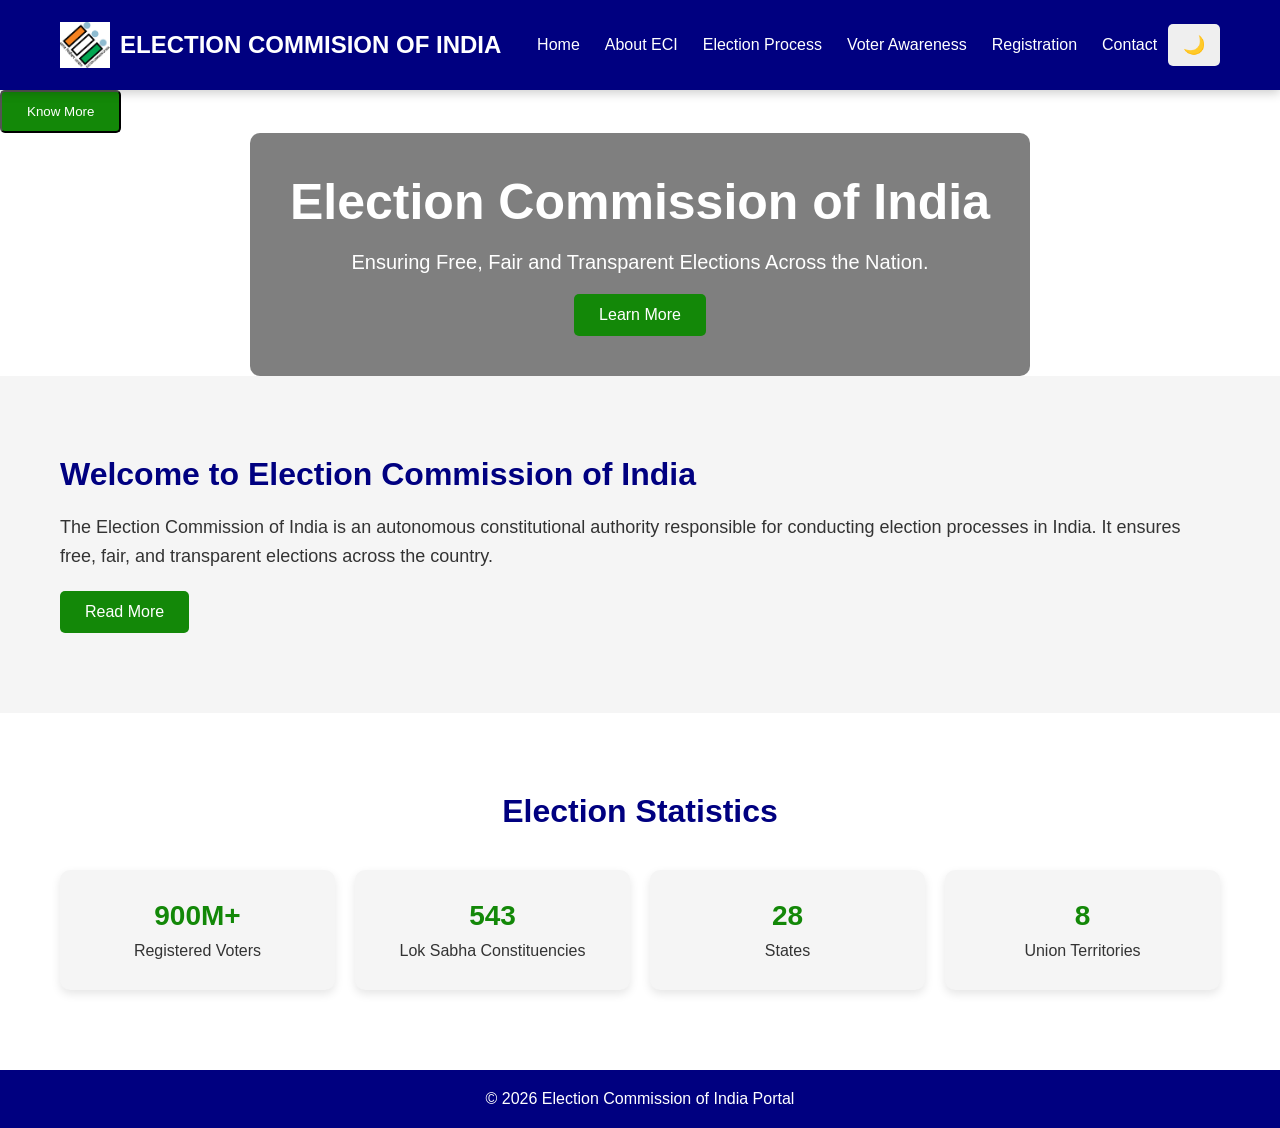
<file: ECI/index.html>
<!DOCTYPE html>
<html lang="en">
<head>
    <meta charset="UTF-8">
    <title>Election Commission of India</title>
    <link rel="stylesheet" href="index.css">
  
</head>
<body>
<nav class="navbar">
    
    <div class="logo">
    <img src="/logo.png" alt="ECI Logo">
    <h2>ELECTION COMMISION OF INDIA</h2>
</div>

    <ul class="nav-links">
        <li><a href="index.html">Home</a></li>
        <li><a href="about.html">About ECI</a></li>
        <li><a href="process.html">Election Process</a></li>
        <li><a href="awareness.html">Voter Awareness</a></li>
        <li><a href="registration.html">Registration</a></li>
        <li><a href="contact.html">Contact</a></li>
    </ul>
    <button id="darkBtn">🌙</button>
</nav>
<button class="btn" id="openModal">Know More</button>
<div id="myModal" class="modal">

    <div class="modal-content">
        <span class="close">&times;</span>

        <h2>About ECI</h2>

        <p>
            The Election Commission of India conducts free and fair elections.
        </p>

    </div>

</div>

<section class="hero">

    <div class="hero-content">
        <h1>Election Commission of India</h1>

        <p>
            Ensuring Free, Fair and Transparent Elections Across the Nation.
        </p>

        <a href="about.html" class="btn">Learn More</a>
    </div>

</section>

<section class="welcome" id="about-preview">

    <div class="welcome-container">

        
        <div class="welcome-text">
            <h2>Welcome to Election Commission of India</h2>

            <p>
                The Election Commission of India is an autonomous constitutional authority
                responsible for conducting election processes in India.
                It ensures free, fair, and transparent elections across the country.
            </p>

            <a href="about.html" class="btn">Read More</a>
        </div>

    </div>

</section>

<section class="stats">

    <h2>Election Statistics</h2>

    <div class="stats-container">

        <div class="stat-box">
            <h3>900M+</h3>
            <p>Registered Voters</p>
        </div>

        <div class="stat-box">
            <h3>543</h3>
            <p>Lok Sabha Constituencies</p>
        </div>

        <div class="stat-box">
            <h3>28</h3>
            <p>States</p>
        </div>

        <div class="stat-box">
            <h3>8</h3>
            <p>Union Territories</p>
        </div>

    </div>

</section>

<footer>
    <p>© 2026 Election Commission of India Portal</p>
</footer>
<script>
var modal = document.getElementById("myModal");
var btn = document.getElementById("openModal");
var closeBtn = document.querySelector(".close");

btn.onclick = function() {
    modal.style.display = "block";
}

closeBtn.onclick = function() {
    modal.style.display = "none";
}

window.onclick = function(event) {
    if(event.target == modal) {
        modal.style.display = "none";
    }
}
</script>
<script src="script.js"></script>
</body>
</html>
</file>
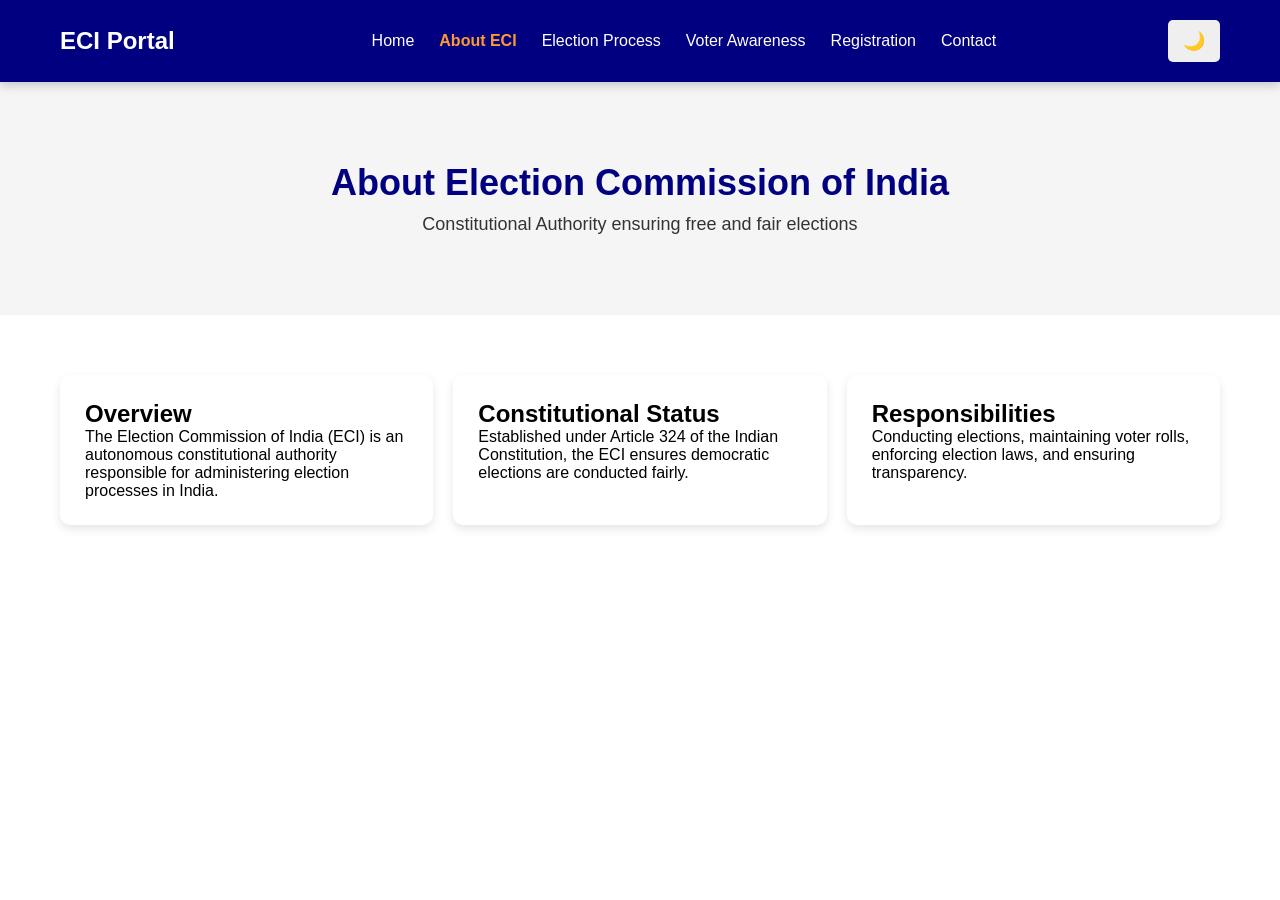
<file: ECI/About.html>
<!DOCTYPE html>
<html lang="en">
<head>
    <meta charset="UTF-8">
    <title>About ECI</title>
    <link rel="stylesheet" href="index.css">
    </head>
<body>
    <nav class="navbar">   
    <h2>ECI Portal</h2>

    <ul class="nav-links">
        <li><a href="index.html">Home</a></li>
        <li><a href="about.html" class="active">About ECI</a></li>
        <li><a href="process.html">Election Process</a></li>
        <li><a href="awareness.html">Voter Awareness</a></li>
        <li><a href="registration.html">Registration</a></li>
        <li><a href="contact.html">Contact</a></li>
    </ul>
    <button id="darkBtn">🌙</button>
</nav>
<section class="page-header">
    <h1>About Election Commission of India</h1>
    <p>Constitutional Authority ensuring free and fair elections</p>
</section>
<section class="about-content">

    <div class="about-box">

        <h2>Overview</h2>
        <p>
            The Election Commission of India (ECI) is an autonomous
            constitutional authority responsible for administering
            election processes in India.
        </p>

    </div>

    <div class="about-box">

        <h2>Constitutional Status</h2>
        <p>
            Established under Article 324 of the Indian Constitution,
            the ECI ensures democratic elections are conducted fairly.
        </p>

    </div>

    <div class="about-box">

        <h2>Responsibilities</h2>
        <p>
            Conducting elections, maintaining voter rolls, enforcing
            election laws, and ensuring transparency.
        </p>

    </div>

</section>
<script src="script.js"></script>
</body>
</html>
</file>
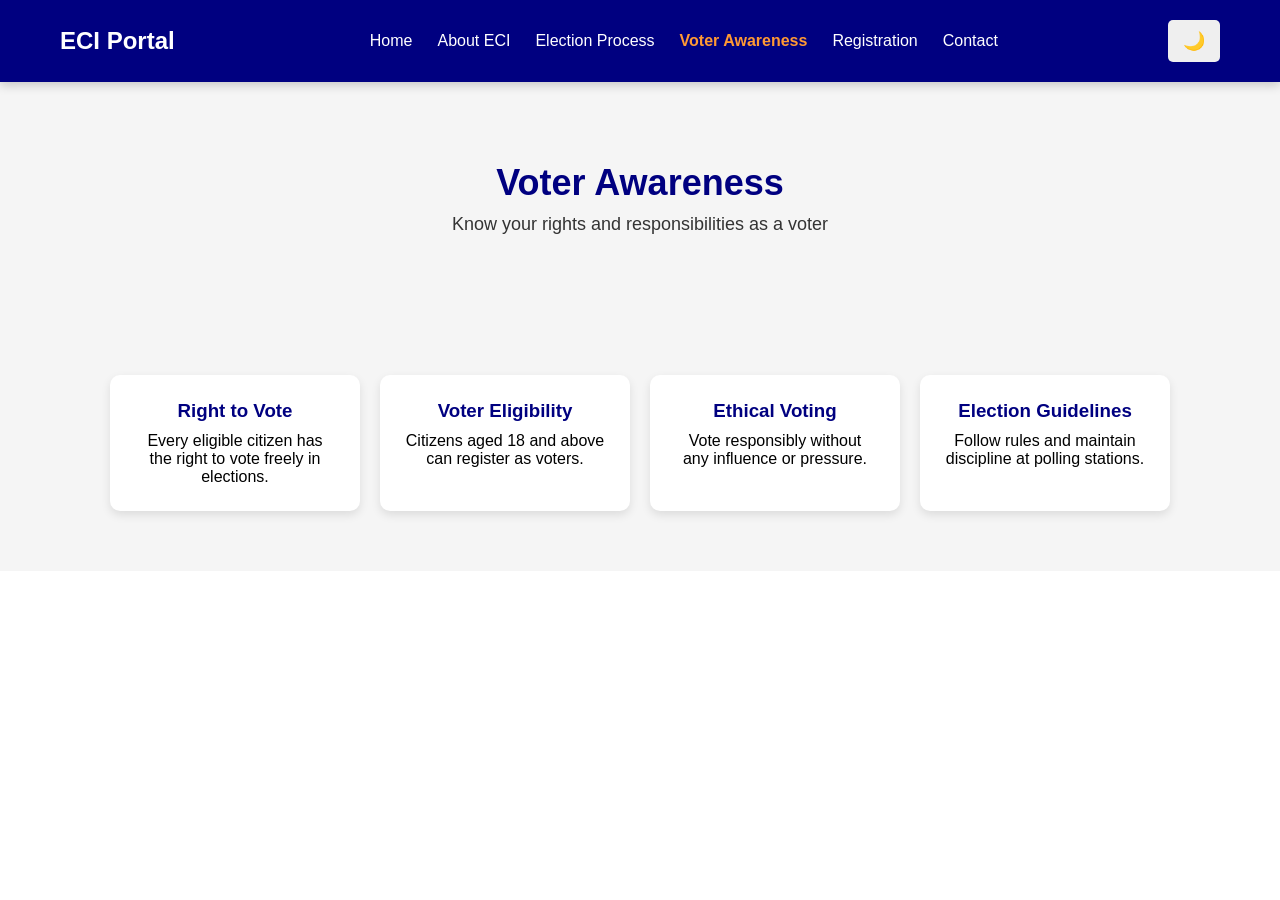
<file: ECI/awareness.html>
<!DOCTYPE html>
<html lang="en">
<head>
    <meta charset="UTF-8">
    <title>Voter Awareness</title>
    <link rel="stylesheet" href="index.css">  
</head>
<body>
     <nav class="navbar">
    <h2>ECI Portal</h2>

    <ul class="nav-links">
        <li><a href="index.html">Home</a></li>
        <li><a href="about.html">About ECI</a></li>
        <li><a href="process.html">Election Process</a></li>
        <li><a href="awareness.html" class="active">Voter Awareness</a></li>
        <li><a href="registration.html">Registration</a></li>
        <li><a href="contact.html">Contact</a></li>
    </ul>
    <button id="darkBtn">🌙</button>
</nav>
<section class="page-header">
    <h1>Voter Awareness</h1>
    <p>Know your rights and responsibilities as a voter</p>
</section>
<section class="awareness">

    <div class="card-container">

        <div class="card">
            <h3>Right to Vote</h3>
            <p>Every eligible citizen has the right to vote freely in elections.</p>
        </div>

        <div class="card">
            <h3>Voter Eligibility</h3>
            <p>Citizens aged 18 and above can register as voters.</p>
        </div>

        <div class="card">
            <h3>Ethical Voting</h3>
            <p>Vote responsibly without any influence or pressure.</p>
        </div>

        <div class="card">
            <h3>Election Guidelines</h3>
            <p>Follow rules and maintain discipline at polling stations.</p>
        </div>

    </div>

</section>
<script src="script.js"></script>
</body>
</html>
</file>
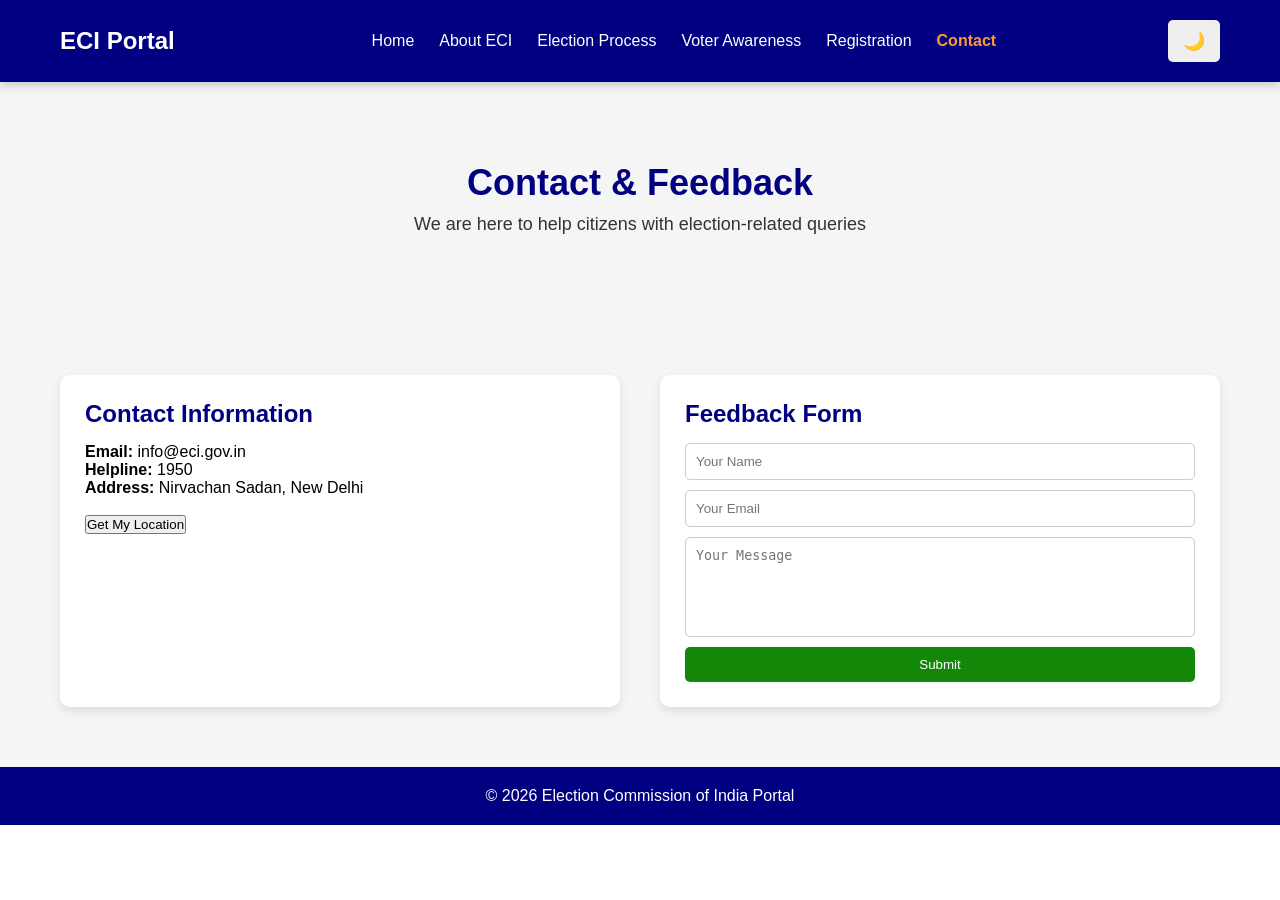
<file: ECI/contact.html>
<!DOCTYPE html>
<html lang="en">
<head>
    <meta charset="UTF-8">
    <title>Contact ECI</title>
    <link rel="stylesheet" href="index.css">
</head>

<body>

    <nav class="navbar">
        <h2>ECI Portal</h2>

        <ul class="nav-links">
            <li><a href="index.html">Home</a></li>
            <li><a href="about.html">About ECI</a></li>
            <li><a href="process.html">Election Process</a></li>
            <li><a href="awareness.html">Voter Awareness</a></li>
            <li><a href="registration.html">Registration</a></li>
            <li><a href="contact.html" class="active">Contact</a></li>
        </ul>
        <button id="darkBtn">🌙</button>
    </nav>

    <section class="page-header">
        <h1>Contact & Feedback</h1>
        <p>We are here to help citizens with election-related queries</p>
    </section>

    <section class="contact">

        <div class="contact-container">

            <div class="contact-info">
                <h2>Contact Information</h2>

                <p><b>Email:</b> info@eci.gov.in</p>
                <p><b>Helpline:</b> 1950</p>
                <p><b>Address:</b> Nirvachan Sadan, New Delhi</p>

                <br>

                <button onclick="getLocation()">Get My Location</button>

                <p id="location"></p>
            </div>

            <div class="contact-form">
                <h2>Feedback Form</h2>

                <form>
                    <input type="text" placeholder="Your Name" required>
                    <input type="email" placeholder="Your Email" required>
                    <textarea placeholder="Your Message" required></textarea>

                    <button type="submit">Submit</button>
                </form>
            </div>

        </div>

    </section>

    <footer>
        <p>© 2026 Election Commission of India Portal</p>
    </footer>

    <script>
        function getLocation() {
            if (navigator.geolocation) {
                navigator.geolocation.getCurrentPosition(showPosition);
            } else {
                document.getElementById("location").innerHTML =
                    "Geolocation is not supported by this browser.";
            }
        }

        function showPosition(position) {
            document.getElementById("location").innerHTML =
                "<b>Latitude:</b> " + position.coords.latitude +
                "<br><b>Longitude:</b> " + position.coords.longitude;
        }
    </script>
<script src="script.js"></script>
</body>
</html>
</file>
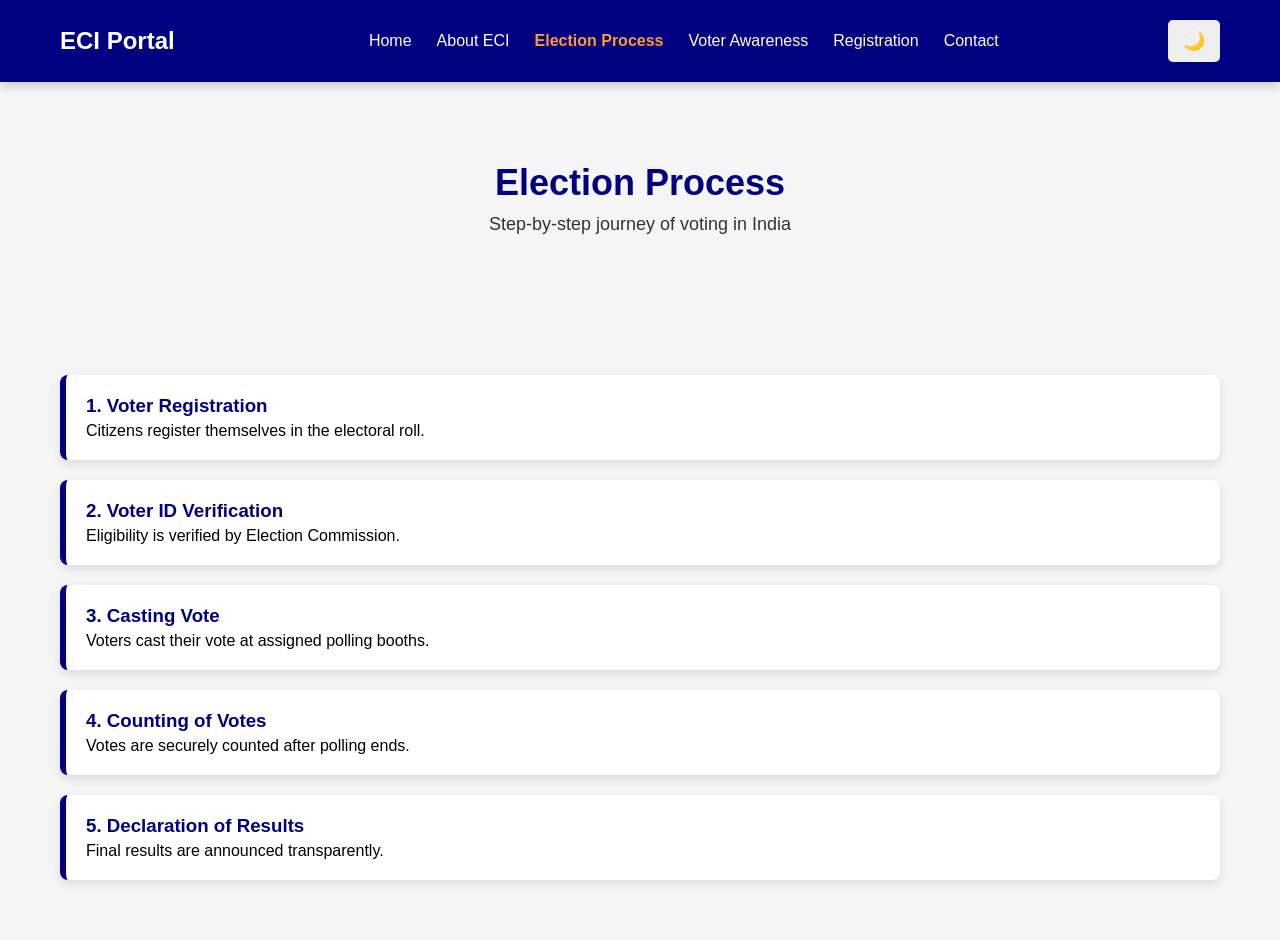
<file: ECI/process.html>
<!DOCTYPE html>
<html lang="en">
<head>
    <meta charset="UTF-8">
    <title>Election Process</title>
    <link rel="stylesheet" href="index.css">
</head>
<body>
   <nav class="navbar">
    <h2>ECI Portal</h2>

    <ul class="nav-links">
        <li><a href="index.html">Home</a></li>
        <li><a href="about.html">About ECI</a></li>
        <li><a href="process.html" class="active">Election Process</a></li>
        <li><a href="awareness.html">Voter Awareness</a></li>
        <li><a href="registration.html">Registration</a></li>
        <li><a href="contact.html">Contact</a></li>
    </ul>
    <button id="darkBtn">🌙</button>
</nav>
<section class="page-header">
    <h1>Election Process</h1>
    <p>Step-by-step journey of voting in India</p>
</section>
<section class="process">

    <div class="process-container">

        <div class="step">
            <h3>1. Voter Registration</h3>
            <p>Citizens register themselves in the electoral roll.</p>
        </div>

        <div class="step">
            <h3>2. Voter ID Verification</h3>
            <p>Eligibility is verified by Election Commission.</p>
        </div>

        <div class="step">
            <h3>3. Casting Vote</h3>
            <p>Voters cast their vote at assigned polling booths.</p>
        </div>

        <div class="step">
            <h3>4. Counting of Votes</h3>
            <p>Votes are securely counted after polling ends.</p>
        </div>

        <div class="step">
            <h3>5. Declaration of Results</h3>
            <p>Final results are announced transparently.</p>
        </div>

    </div>

</section>
<script src="script.js"></script>    
</body>
</html>
</file>
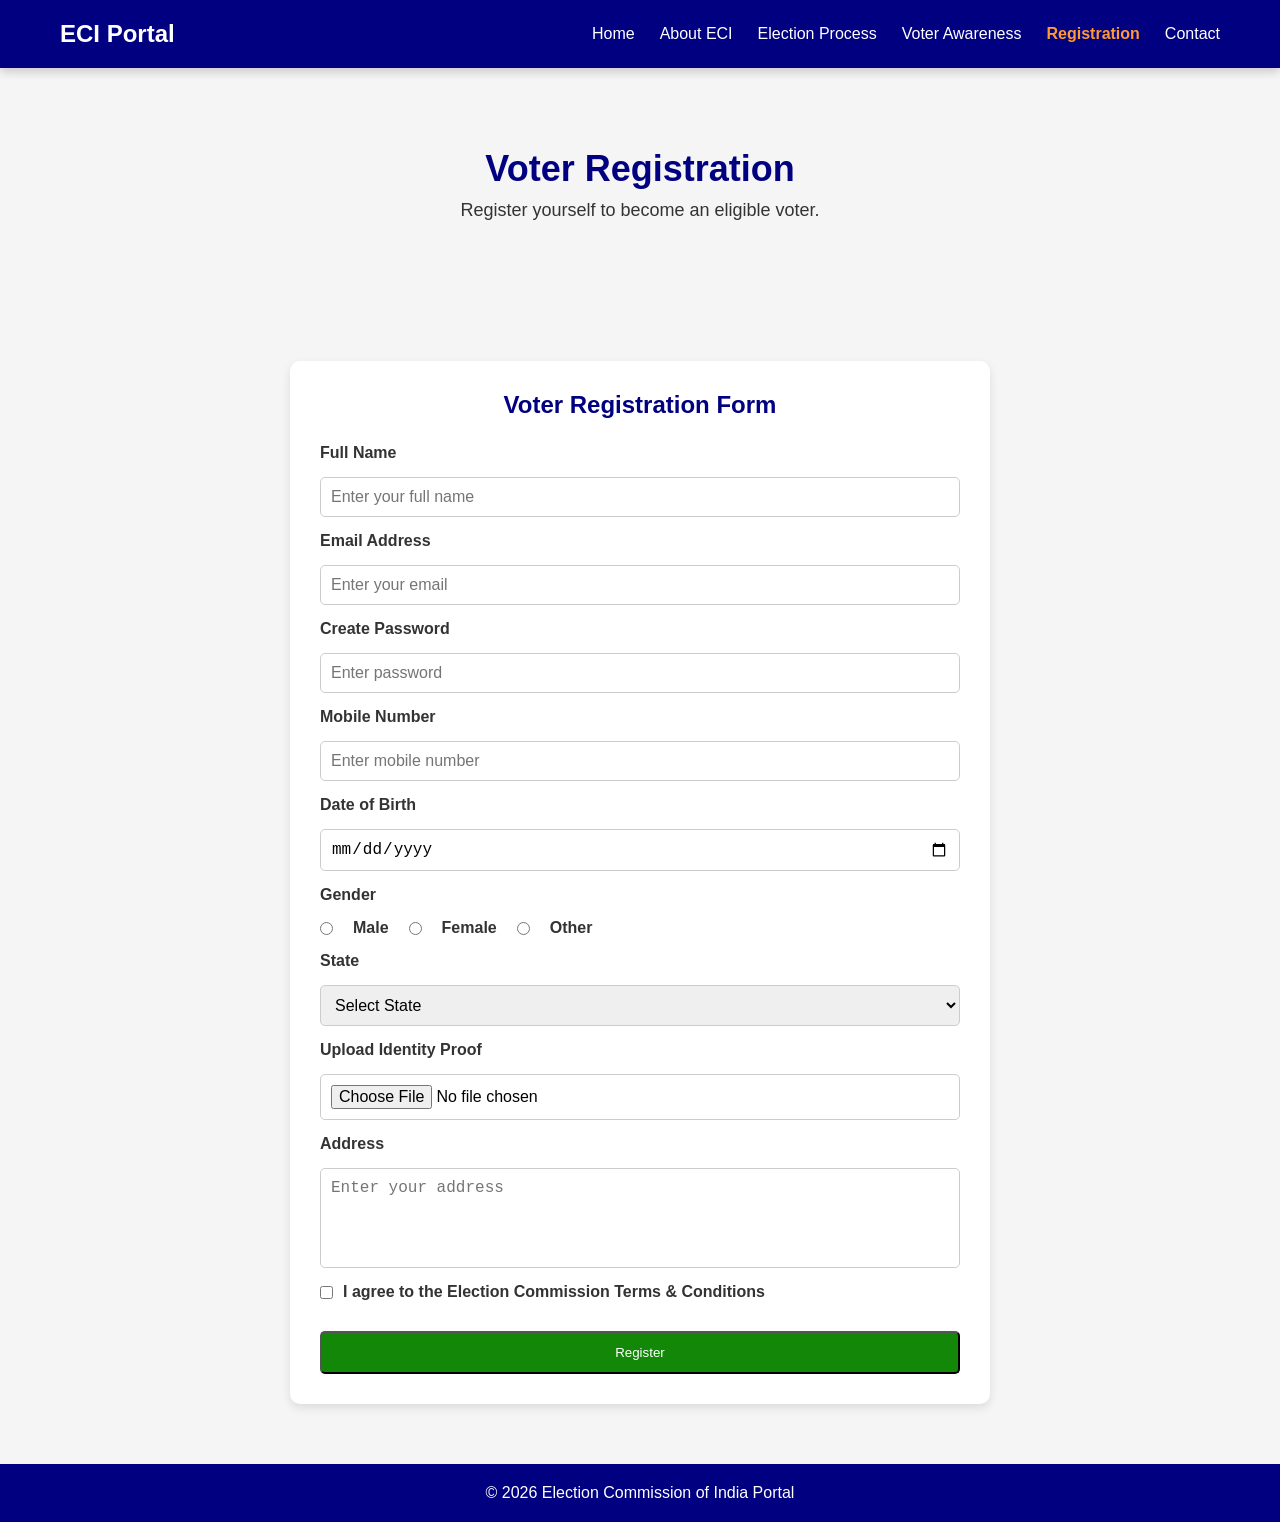
<file: ECI/registration.html>
<!DOCTYPE html>
<html lang="en">

<head>
    <meta charset="UTF-8">
    <title>Voter Registration</title>
    <link rel="stylesheet" href="index.css">
</head>

<body>

    <nav class="navbar">
        <h2>ECI Portal</h2>

        <ul class="nav-links">
            <li><a href="index.html">Home</a></li>
            <li><a href="about.html">About ECI</a></li>
            <li><a href="process.html">Election Process</a></li>
            <li><a href="awareness.html">Voter Awareness</a></li>
            <li><a href="registration.html" class="active">Registration</a></li>
            <li><a href="contact.html">Contact</a></li>
        </ul>
    </nav>

    <section class="page-header">
        <h1>Voter Registration</h1>
        <p>Register yourself to become an eligible voter.</p>
    </section>

    <section class="registration">

    <div class="registration-container">

        <h2>Voter Registration Form</h2>

        <form id="registrationForm">

            <label for="name">Full Name</label>
            <input type="text" id="name" placeholder="Enter your full name" required>

            <label for="email">Email Address</label>
            <input type="email" id="email" placeholder="Enter your email" required>

            <label for="password">Create Password</label>
            <input type="password" id="password" placeholder="Enter password" required>

            <label for="phone">Mobile Number</label>
            <input type="tel" id="phone" placeholder="Enter mobile number" required>

            <label for="dob">Date of Birth</label>
            <input type="date" id="dob" required>

            <label>Gender</label>

            <div class="gender">
                <input type="radio" id="male" name="gender" value="Male">
                <label for="male">Male</label>

                <input type="radio" id="female" name="gender" value="Female">
                <label for="female">Female</label>

                <input type="radio" id="other" name="gender" value="Other">
                <label for="other">Other</label>
            </div>

            <label for="state">State</label>

            <select id="state" required>
                <option value="">Select State</option>
               <option>Andhra Pradesh</option>
<option>Arunachal Pradesh</option>
<option>Assam</option>
<option>Bihar</option>
<option>Chhattisgarh</option>
<option>Goa</option>
<option>Gujarat</option>
<option>Haryana</option>
<option>Himachal Pradesh</option>
<option>Jharkhand</option>
<option>Karnataka</option>
<option>Kerala</option>
<option>Madhya Pradesh</option>
<option>Maharashtra</option>
<option>Manipur</option>
<option>Meghalaya</option>
<option>Mizoram</option>
<option>Nagaland</option>
<option>Odisha</option>
<option>Punjab</option>
<option>Rajasthan</option>
<option>Sikkim</option>
<option>Tamil Nadu</option>
<option>Telangana</option>
<option>Tripura</option>
<option>Uttar Pradesh</option>
<option>Uttarakhand</option>
<option>West Bengal</option>
<option>Andaman and Nicobar Islands</option>
<option>Chandigarh</option>
<option>Dadra and Nagar Haveli and Daman and Diu</option>
<option>Delhi</option>
<option>Jammu and Kashmir</option>
<option>Ladakh</option>
<option>Lakshadweep</option>
<option>Puducherry</option>
            </select>

            <label for="proof">Upload Identity Proof</label>
            <input type="file" id="proof">

            <label for="address">Address</label>
            <textarea id="address" placeholder="Enter your address"></textarea>

            <div class="terms">
                <input type="checkbox" id="terms" required>
                <label for="terms">
                    I agree to the Election Commission Terms & Conditions
                </label>
            </div>

            <button type="submit" class="btn">
                Register
            </button>

        </form>
        <div id="successMessage"></div>
        <div id="resultCard"></div>

    </div>

    </section>

    <footer>
        <p>© 2026 Election Commission of India Portal</p>
    </footer>
    <script src="script.js"></script>
</body>

</html>
</file>
<file: ECI/index.css>
*{
    margin:0;
    padding:0;
    box-sizing:border-box;
}

body{
    font-family:Arial, sans-serif;
}

nav{
    display:flex;
    justify-content:space-between;
    align-items:center;
    padding:20px 60px;
    background-color:#000080;
}

nav h2{
    color:white;
}

nav ul{
    display:flex;
    list-style:none;
}

nav ul li{
    margin-left:25px;
}

nav ul li a{
    text-decoration:none;
    color:white;
}

.hero{
    display:flex;
    justify-content:center;
    align-items:center;

    text-align:center;
}

.hero-content{
    background:rgba(0,0,0,0.5);
    padding:40px;
    border-radius:10px;
}

.hero h1{
    color:white;
    font-size:50px;
}

.hero p{
    color:white;
    margin:20px 0;
    font-size:20px;
}

.welcome{
    padding:80px 60px;
    background:#f5f5f5;
}

.welcome-container{
    display:flex;
    align-items:center;
    justify-content:space-between;
    gap:50px;
}
.active{
    color:#FF9933;
}

.welcome-text h2{
    font-size:32px;
    color:#000080;
    margin-bottom:20px;
}

.welcome-text p{
    font-size:18px;
    line-height:1.6;
    color:#333;
    margin-bottom:20px;
}

.btn{
    display:inline-block;
    padding:12px 25px;
    background:#138808;
    color:white;
    text-decoration:none;
    border-radius:5px;
}
.stats{
    padding:80px 60px;
    text-align:center;
    background:white;
}

.stats h2{
    font-size:32px;
    color:#000080;
    margin-bottom:40px;
}

.stats-container{
    display:grid;
    grid-template-columns:repeat(auto-fit,minmax(200px,1fr));
    gap:20px;
}

.stat-box{
    flex:1;
    min-width:200px;
    background:#f5f5f5;
    padding:30px;
    border-radius:10px;
    box-shadow:0 4px 10px rgba(0,0,0,0.1);
    transition:0.3s;
}

.stat-box:hover{
    transform:translateY(-5px);
    background:#e8f5e9;
}

.stat-box h3{
    font-size:28px;
    color:#138808;
    margin-bottom:10px;
}

.stat-box p{
    font-size:16px;
    color:#333;
}
.page-header{
    padding:80px 60px;
    text-align:center;
    background:#f5f5f5;
}

.page-header h1{
    font-size:36px;
    color:#000080;
}

.page-header p{
    font-size:18px;
    margin-top:10px;
    color:#333;
}
.about-content{
    padding:60px;
    display:flex;
    gap:20px;
    flex-wrap:wrap;
    justify-content:center;
}

.about-box{
    flex:1;
    min-width:250px;
    background:white;
    padding:25px;
    border-radius:10px;
    box-shadow:0 4px 10px rgba(0,0,0,0.1);
    transition:0.3s;
}

.about-box:hover{
    transform:translateY(-5px);
}
footer{
    text-align:center;
    padding:20px;
    background:#000080;
    color:white;
}
.process{
    padding:60px;
    background:#f5f5f5;
}

.process-container{
    display:flex;
    flex-direction:column;
    gap:20px;
}

.step{
    background:white;
    padding:20px;
    border-left:6px solid #000080;
    border-radius:8px;
    box-shadow:0 4px 10px rgba(0,0,0,0.1);
    transition:0.3s;
}

.step:hover{
    transform:translateX(10px);
    border-left-color:#FF9933;
}

.step h3{
    color:#000080;
    margin-bottom:5px;
}
.awareness{
    padding:60px;
    background:#f5f5f5;
}

.card-container{
    display:flex;
    gap:20px;
    flex-wrap:wrap;
    justify-content:center;
}

.card{
    background:white;
    padding:25px;
    width:250px;
    border-radius:10px;
    box-shadow:0 4px 10px rgba(0,0,0,0.1);
    transition:0.3s;
    text-align:center;
}

.card:hover{
    transform:translateY(-8px);
    background:#e8f5e9;
}

.card h3{
    color:#000080;
    margin-bottom:10px;
}
.contact{
    padding:60px;
    background:#f5f5f5;
}

.contact-container{
    display:flex;
    gap:40px;
    flex-wrap:wrap;
    justify-content:space-between;
}

.contact-info, .contact-form{
    flex:1;
    min-width:280px;
    background:white;
    padding:25px;
    border-radius:10px;
    box-shadow:0 4px 10px rgba(0,0,0,0.1);
}

.contact-info h2,
.contact-form h2{
    color:#000080;
    margin-bottom:15px;
}

/* FORM */
.contact-form form{
    display:flex;
    flex-direction:column;
    gap:10px;
}

.contact-form input,
.contact-form textarea{
    padding:10px;
    border:1px solid #ccc;
    border-radius:5px;
}

.contact-form textarea{
    height:100px;
    resize:none;
}

.contact-form button{
    padding:10px;
    background:#138808;
    color:white;
    border:none;
    border-radius:5px;
    cursor:pointer;
    transition:0.3s;
}

.contact-form button:hover{
    background:#000080;
}
.modal{
    display:none;
    position:fixed;
    top:0;
    left:0;
    width:100%;
    height:100%;
    background:rgba(0,0,0,0.5);
}

.modal-content{
    background:white;
    width:50%;
    margin:10% auto;
    padding:20px;
    border-radius:10px;
}

.close{
    float:right;
    cursor:pointer;
    font-size:24px;
}

.hidden{
    opacity:0;
    transform:translateY(40px);
    transition:1s;
}

.show{
    opacity:1;
    transform:translateY(0);
}
html{
    scroll-behavior:smooth;
}
.btn{
    transition:.3s;
}

.btn:hover{
    background:#FF9933;
    transform:scale(1.05);
}
nav{
    position:sticky;
    top:0;
    z-index:1000;
    box-shadow:0 3px 10px rgba(0,0,0,.2);
}

.dark{
    background:#222;
    color:white;
}

.dark nav{
    background:#111;
}

.dark footer{
    background:#111;
}

.dark .welcome,
.dark .stats,
.dark .page-header,
.dark .process,
.dark .awareness,
.dark .contact{
    background:#222;
}

.dark .about-box,
.dark .card,
.dark .step,
.dark .contact-info,
.dark .contact-form,
.dark .stat-box,
.dark .modal-content{
    background:#333;
    color:white;
}

.dark h1,
.dark h2,
.dark h3,
.dark p,
.dark a{
    color:white;
}
#darkBtn{
    padding:10px 15px;
    border:none;
    border-radius:5px;
    cursor:pointer;
    font-size:18px;
}
/* ---------- Responsive ---------- */

@media (max-width:768px){

    nav{
        flex-direction:column;
        padding:20px;
        text-align:center;
    }

    nav ul{
        flex-direction:column;
        margin-top:15px;
    }

    nav ul li{
        margin:10px 0;
    }

    .hero h1{
        font-size:34px;
    }

    .hero p{
        font-size:17px;
    }

    .welcome,
    .stats,
    .process,
    .about-content,
    .awareness,
    .contact{
        padding:30px 20px;
    }

    .welcome-container,
    .contact-container{
        flex-direction:column;
    }

    .stats-container{
        grid-template-columns:1fr;
    }

    .card{
        width:100%;
    }

    .modal-content{
        width:90%;
    }

}

@media (max-width:480px){

    nav h2{
        font-size:20px;
    }

    .hero h1{
        font-size:28px;
    }

    .hero-content{
        padding:20px;
    }

    .page-header h1{
        font-size:28px;
    }

}
.active{
    color:#FF9933;
    font-weight:bold;
}
.registration{
    padding:60px;
    background:#f5f5f5;
}

.registration-container{
    max-width:700px;
    margin:auto;
    background:white;
    padding:30px;
    border-radius:10px;
    box-shadow:0 4px 10px rgba(0,0,0,0.1);
}

.registration-container h2{
    text-align:center;
    color:#000080;
    margin-bottom:25px;
}

.registration form{
    display:flex;
    flex-direction:column;
    gap:15px;
}

.registration label{
    font-weight:bold;
    color:#333;
}

.registration input,
.registration select,
.registration textarea{
    padding:10px;
    border:1px solid #ccc;
    border-radius:5px;
    font-size:16px;
}

.registration textarea{
    height:100px;
    resize:none;
}

.gender{
    display:flex;
    gap:20px;
    align-items:center;
}

.terms{
    display:flex;
    align-items:center;
    gap:10px;
}

.registration button{
    margin-top:15px;
}
.result-card{
    margin-top:30px;
    background:white;
    padding:25px;
    border-radius:10px;
    box-shadow:0 4px 10px rgba(0,0,0,0.1);
}

.result-card h2{
    color:#000080;
    margin-bottom:20px;
}

.result-card p{
    margin:10px 0;
    font-size:16px;
}
/* ===========================
   Responsive Design
=========================== */

@media (max-width:768px){

    nav{
        flex-direction:column;
        padding:20px;
        text-align:center;
    }

    nav ul{
        flex-direction:column;
        margin-top:15px;
    }

    nav ul li{
        margin:10px 0;
    }

    .hero h1{
        font-size:35px;
    }

    .hero p{
        font-size:18px;
    }

    .welcome-container,
    .contact-container,
    .stats-container,
    .about-content,
    .card-container{
        flex-direction:column;
        align-items:center;
    }

    .registration-container{
        width:95%;
        padding:20px;
    }

    .gender{
        flex-direction:column;
        align-items:flex-start;
        gap:10px;
    }

    .page-header{
        padding:40px 20px;
    }

    .process{
        padding:30px 20px;
    }

    .contact{
        padding:30px 20px;
    }

    .registration{
        padding:30px 20px;
    }

    .stats{
        padding:40px 20px;
    }

    .welcome{
        padding:40px 20px;
    }

}
.success-box{
    margin-top:20px;
    margin-bottom:20px;
    padding:15px;
    background:#d4edda;
    color:#155724;
    border:1px solid #c3e6cb;
    border-radius:8px;
    text-align:center;
    font-weight:bold;
}
.logo{
    display:flex;
    align-items:center;
    gap:10px;
}

.logo img{
    width:50px;
    height:50px;
    object-fit:contain;
}
</file>
